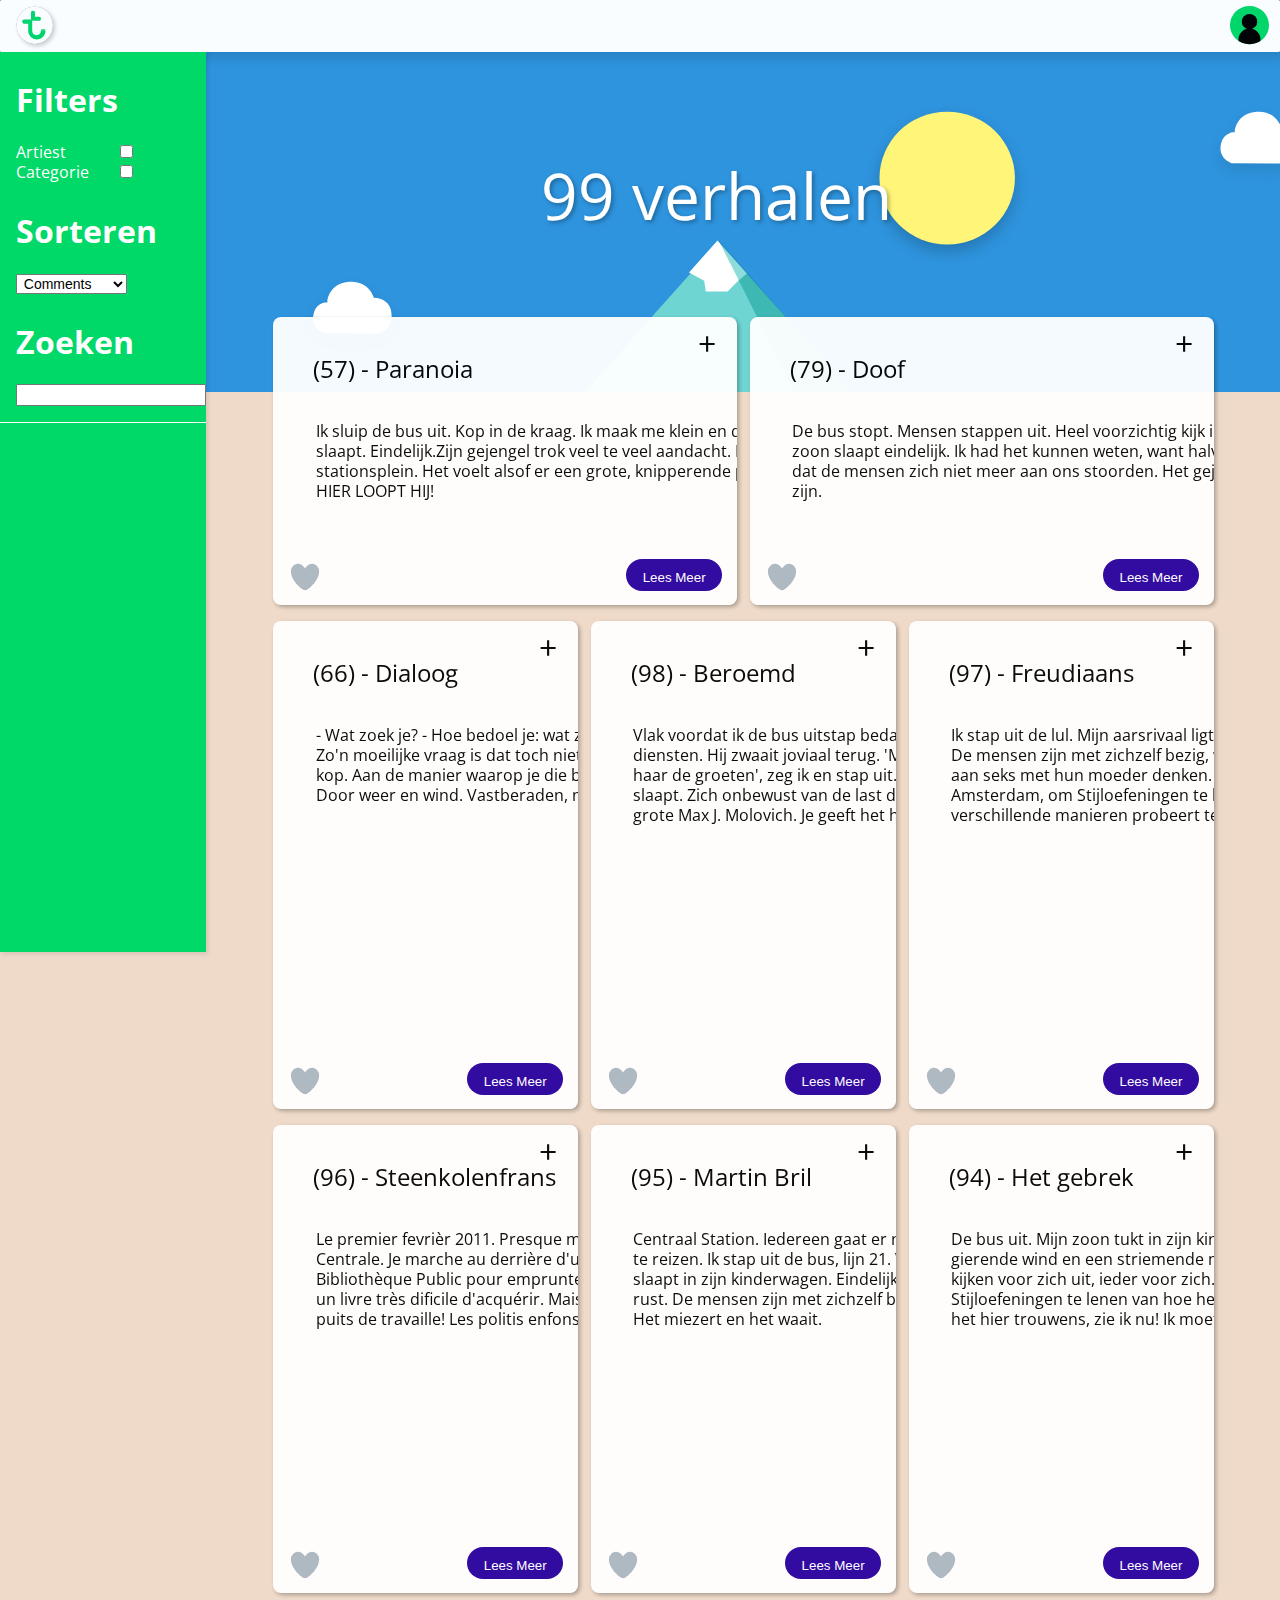
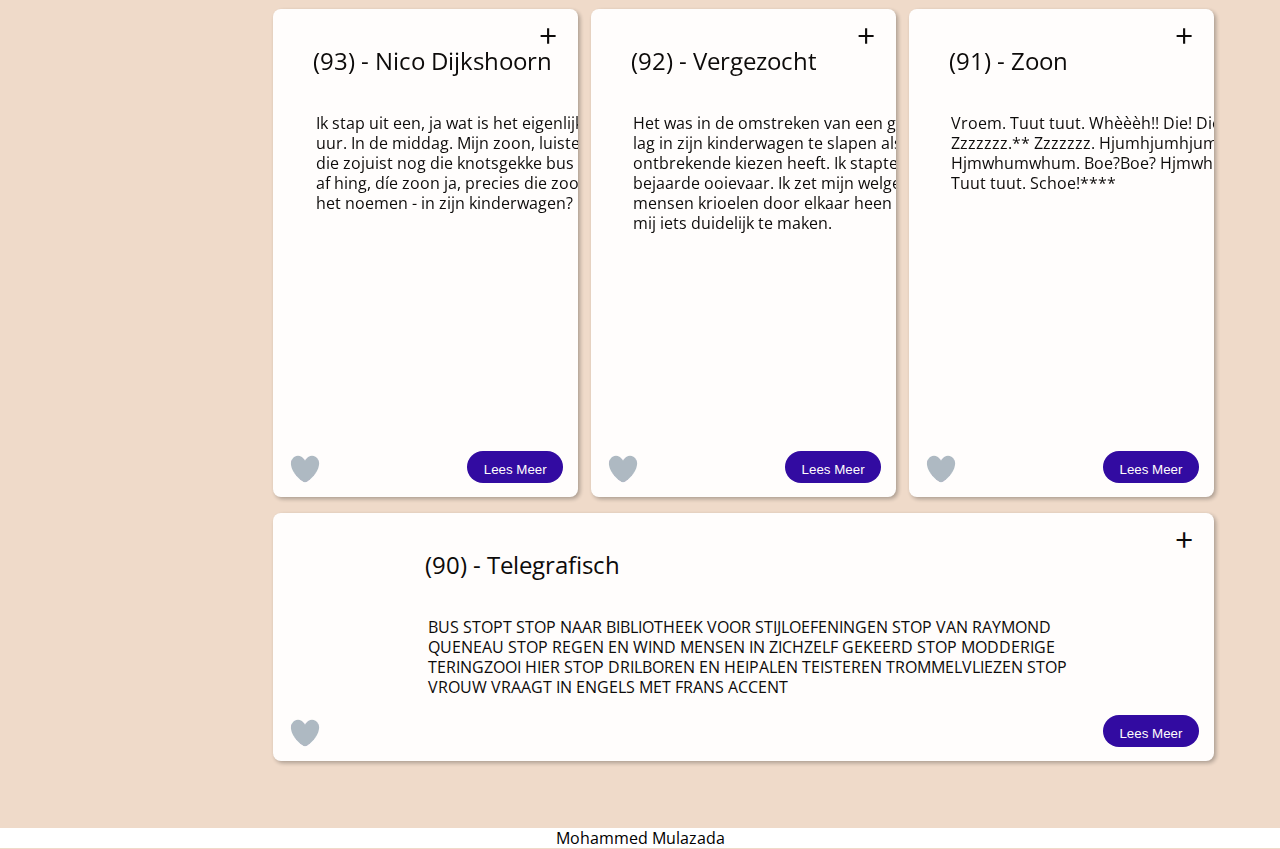
<file: index.html>
<!DOCTYPE html>
<html lang="en">
   <head>
      <meta charset="UTF-8">
      <title>Transavia</title>
      <link href="/css/styles.css" media="screen" rel="stylesheet" title="no title">
      <link href="https://fonts.googleapis.com/css?family=Open+Sans" rel="stylesheet">
      <meta content="width=device-width, initial-scale=1.0" name="viewport">
   </head>
   <body>
      <header>
         <a href="index.html">
         <img alt="" class="logo" src="/img/logotransavia.svg">
         </a>
         <nav>
            <img alt="" class="label" src="/img/label.png">
         </nav>
         <a href="/inlog.html">
         <img alt="" class="logo2" src="/img/aanmeld2.svg">
         </a>
      </header>
      <figure>
         <h1>99 verhalen</h1>
        </figure>
      <aside>
         <form>
            <fieldset>
               <h3>Filters</h3>
               <label>
               <span>Artiest</span>
               <input name="name" type="checkbox" value="">
               </label>
               <label>
               <span>Categorie</span>
               <input name="name" type="checkbox" value="">
               </label>
               <h3>Sorteren</h3>
               <select>
                  <optgroup label="Sorteren">
                     <option>
                        Comments
                     </option>
                     <option>
                        Populariteit
                     </option>
                  </optgroup>
               </select>
               <h3>Zoeken</h3>
               <input name="name" type="search" value="">
            </fieldset>
         </form>
      </aside>
      <section>
         <h4>Filter</h4>
         <span>+</span>
         <section class="filter">
            <h3>Filteren</h3>
            <ul>
               <li>
                  <label>
                  <span>Artiest</span>
                  </label>
                  <input name="name" type="checkbox" value="">
               </li>
               <li>
                  <label>
                  <span>Genre</span>
                  </label>
                  <input name="name" type="checkbox" value="">
               </li>
               <li>
                  <label>
                  <span>Zoeken</span>
                  </label>
                  <input name="name" type="search" value="">
               </li>
            </ul>
            <h4>Sorteren</h4>
            <aside>
               <ul>
                  <li>
                     <label>
                     <span></span>
                     </label>
                     <select>
                        <option value="option">
                           Comments
                        </option>
                        <option value="option">
                           Favorieten
                        </option>
                     </select>
                  </li>
               </ul>
            </aside>
         </section>
      </section>
      <section>
         <ul>
            <li>
               <section class="paranoia">
                  <span>+</span>
                  <h2>(57) - Paranoia</h2>
                  <p>Ik sluip de bus uit. Kop in de kraag. Ik maak me klein en duw m'n zoon vooruit. Hij slaapt. Eindelijk.Zijn gejengel trok veel te veel aandacht. De mensen lopen over het stationsplein. Het voelt alsof er een grote, knipperende pijl
                     boven m'n hoofd hangt: HIER LOOPT HIJ!
                  </p>
                  <button name="button" type="button">
                  <a href="paranoia.html">Lees Meer</a>
                  </button>
                  <div class="heart
                     "></div>
                  <!-- <img alt="" src="/img/empty.png"> -->
               </section>
            </li>
            <li>
               <section class="doof">
                  <span>+</span>
                  <h2>(79) - Doof</h2>
                  <p>De bus stopt. Mensen stappen uit. Heel voorzichtig kijk ik in de kinderwagen. Mijn zoon slaapt eindelijk. Ik had het kunnen weten, want halverwege de busreis merkte ik dat de mensen zich niet meer aan ons stoorden. Het gejank zou toen
                     wel gestopt zijn.
                  </p>
                  <button name="button" type="button">
                  <a href="doof.html">Lees Meer</a>
                  </button>
                  <div class="heart"></div>
                  <!-- <img alt="" src="/img/empty.png"> -->
               </section>
            </li>
            <li>
               <section class="dialoog">
                  <span class="plusje">+</span>
                  <h2>(66) - Dialoog</h2>
                  <p>- Wat zoek je? - Hoe bedoel je: wat zoek je? - Nou gewoon, hoe ik het zeg: wat zoek je? Zo'n moeilijke vraag is dat toch niet? - Hoe weet je dat ik wat zoek? - Ik zie het aan je kop. Aan de manier waarop je die bus uitstapte en die
                     kinderwagen voortduwde. Door weer en wind. Vastberaden, maar toch vol twijfel.
                  </p>
                  <button name="button" type="button">
                  <a href="dialoog.html">Lees Meer</a>
                  </button>
                  <div class="heart"></div>
                  <!-- <img alt="" src="/img/empty.png"> -->
               </section>
            </li>
            <li>
               <section>
                  <span class="plusje">+</span>
                  <h2>(98) - Beroemd</h2>
                  <p>Vlak voordat ik de bus uitstap bedank ik de buschauffeur via de spiegel voor zijn diensten. Hij zwaait joviaal terug. 'Mijn vrouw is een groot fan van u', roept hij. 'Doe haar de groeten', zeg ik en stap uit. Centraal Station. Ik duw
                     mijn zoon voort. Hij slaapt. Zich onbewust van de last die er op zijn schouders rust. Zoon zijn van de grote Max J. Molovich. Je geeft het hem te doen.
                  </p>
                  <button name="button" type="button">
                  <a href="index.html">Lees Meer</a>
                  </button>
                  <div class="heart"></div>
                  <!-- <img alt="" src="/img/empty.png"> -->
               </section>
            </li>
            <li>
               <section>
                  <span class="plusje">+</span>
                  <h2>(97) - Freudiaans</h2>
                  <p>Ik stap uit de lul. Mijn aarsrivaal ligt te slapen in zijn kinderwagen. Wat een kutweer. De mensen zijn met zichzelf bezig, wat er hoogstwaarschijnlijk op neerkomt dat ze aan seks met hun moeder denken. Ik ben op weg naar de Openaarse
                     Bilbiotheek van Amsterdam, om Stijloefeningen te lenen, een boek waarin Raymond Queneau op 99 verschillende manieren probeert te vertellen dat hij homoseksueel is.
                  </p>
                  <button name="button" type="button">
                  <a href="index.html">Lees Meer</a>
                  </button>
                  <div class="heart"></div>
                  <!-- <img alt="" src="/img/empty.png"> -->
               </section>
            </li>
            <li>
               <section>
                  <span class="plusje">+</span>
                  <h2>(96) - Steenkolenfrans</h2>
                  <p>Le premier fevrièr 2011. Presque midi. Le bus s'arrête. Ligne 21. Place de Gare Centrale. Je marche au derrière d'un poussette. Mon fils dort. Je suis en route au Bibliothèque Public pour emprunteur Exercices de Style de Raymond Queneau.
                     C'est un livre très dificile d'acquérir. Mais zut alors, quelle ravage ici! Il y a beaucoup de puits de travaille! Les politis enfonsent, les foret forent. Devant le bibliothèque.
                  </p>
                  <button name="button" type="button">
                  <a href="index.html">Lees Meer</a>
                  </button>
                  <div class="heart"></div>
                  <!-- <img alt="" src="/img/empty.png"> -->
               </section>
            </li>
            <li>
               <section>
                  <span class="plusje">+</span>
                  <h2>(95) - Martin Bril</h2>
                  <p>Centraal Station. Iedereen gaat er naartoe, niemand moet er zijn. Behalve om verder te reizen. Ik stap uit de bus, lijn 21. Van Geuzenveld naar Centraal Station. Mijn zoon slaapt in zijn kinderwagen. Eindelijk. Het is druk op het plein,
                     en toch heerst er een rust. De mensen zijn met zichzelf bezig. Kop in de kraag, ogen op de eigen voeten. Het miezert en het waait.
                  </p>
                  <button name="button" type="button">
                  <a href="index.html">Lees Meer</a>
                  </button>
                  <div class="heart"></div>
                  <!-- <img alt="" src="/img/empty.png"> -->
               </section>
            </li>
            <li>
               <section>
                  <span class="plusje">+</span>
                  <h2>(94) - Het gebrek</h2>
                  <p>De bus uit. Mijn zoon tukt in zijn kinderkoets. Eindelijk. Ik loop over het plein. Een gierende wind en een striemende miezerregen geselen mijn gezicht. De mensen kijken voor zich uit, ieder voor zich. Ik ben op weg richting de bibliotheek
                     om Stijloefeningen te lenen van hoe heet die schijver, iets met een Q. Welk een bende is het hier trouwens, zie ik nu! Ik moet verder over een stuk loophout.
                  </p>
                  <button name="button" type="button">
                  <a href="index.html">Lees Meer</a>
                  </button>
                  <div class="heart"></div>
                  <!-- <img alt="" src="/img/empty.png"> -->
               </section>
            </li>
            <li>
               <section>
                  <span class="plusje">+</span>
                  <h2>(93) - Nico Dijkshoorn</h2>
                  <p>Ik stap uit een, ja wat is het eigenlijk?, een bus. Lijn 21? Zou zomaar kunnen. Twaalf uur. In de middag. Mijn zoon, luistert u mee?, mijn grandioze zoon, diezelfde zoon die zojuist nog die knotsgekke bus bij elkaar zat te janken alsof,
                     alsof zijn leven ervan af hing, díe zoon ja, precies die zoon… die slaapt nu als een roos in zijn, hoe zou ik het noemen - in zijn kinderwagen? Lijkt er wel op.
                  </p>
                  <button name="button" type="button">
                  <a href="index.html">Lees Meer</a>
                  </button>
                  <div class="heart"></div>
                  <!-- <img alt="" src="/img/empty.png"> -->
               </section>
            </li>
            <li>
               <section>
                  <span class="plusje">+</span>
                  <h2>(92) - Vergezocht</h2>
                  <p>Het was in de omstreken van een gure februaridag rond het middaguur. Mijn zoon lag in zijn kinderwagen te slapen als een oude jamaicaan die teveel Rum achter de ontbrekende kiezen heeft. Ik stapte het gemeenteblik uit met de stramheid
                     van een bejaarde ooievaar. Ik zet mijn welgevormde voet richting het stationsplein. De mensen krioelen door elkaar heen als een sprinkhanenplaag, door God gestuurd om mij iets duidelijk te maken.
                  </p>
                  <button name="button" type="button">
                  <a href="index.html">Lees Meer</a>
                  </button>
                  <div class="heart"></div>
                  <!-- <img alt="" src="/img/empty.png"> -->
               </section>
            </li>
            <li>
               <section>
                  <span class="plusje">+</span>
                  <h2>(91) - Zoon</h2>
                  <p>Vroem. Tuut tuut. Whèèèh!! Die! Die! Whèèèh! Die! Die! Hjumhjumhjum. Zzzzzzzzzz.* Zzzzzzz.** Zzzzzzz. Hjumhjumhjum. Zzzzzzz. Grumbl. Huh? Whèèèh. Die! Die! Papa? Hjmwhumwhum. Boe?Boe? Hjmwhumwhum. Whèèèh!!! Die!*** Zjjoemmm. Vroem.
                     Tuut tuut. Schoe!****
                  </p>
                  <button name="button" type="button">
                  <a href="index.html">Lees Meer</a>
                  </button>
                  <div class="heart"></div>
                  <!-- <img alt="" src="/img/empty.png"> -->
               </section>
            </li>
            <li>
               <section>
                  <span class="plusje">+</span>
                  <h2>(90) - Telegrafisch</h2>
                  <p>BUS STOPT STOP NAAR BIBLIOTHEEK VOOR STIJLOEFENINGEN STOP VAN RAYMOND QUENEAU STOP REGEN EN WIND MENSEN IN ZICHZELF GEKEERD STOP MODDERIGE TERINGZOOI HIER STOP DRILBOREN EN HEIPALEN TEISTEREN TROMMELVLIEZEN STOP VROUW VRAAGT IN ENGELS
                     MET FRANS ACCENT
                  </p>
                  <button name="button" type="button">
                  <a href="index.html">Lees Meer</a>
                  </button>
                  <div class="heart"></div>
                  <!-- <img alt="" src="/img/empty.png"> -->
               </section>
            </li>
         </ul>
      </section>
      <footer>
         <p>Mohammed Mulazada</p>
      </footer>
      <script src="/js/script.js"></script>
   </body>
</html>
</file>
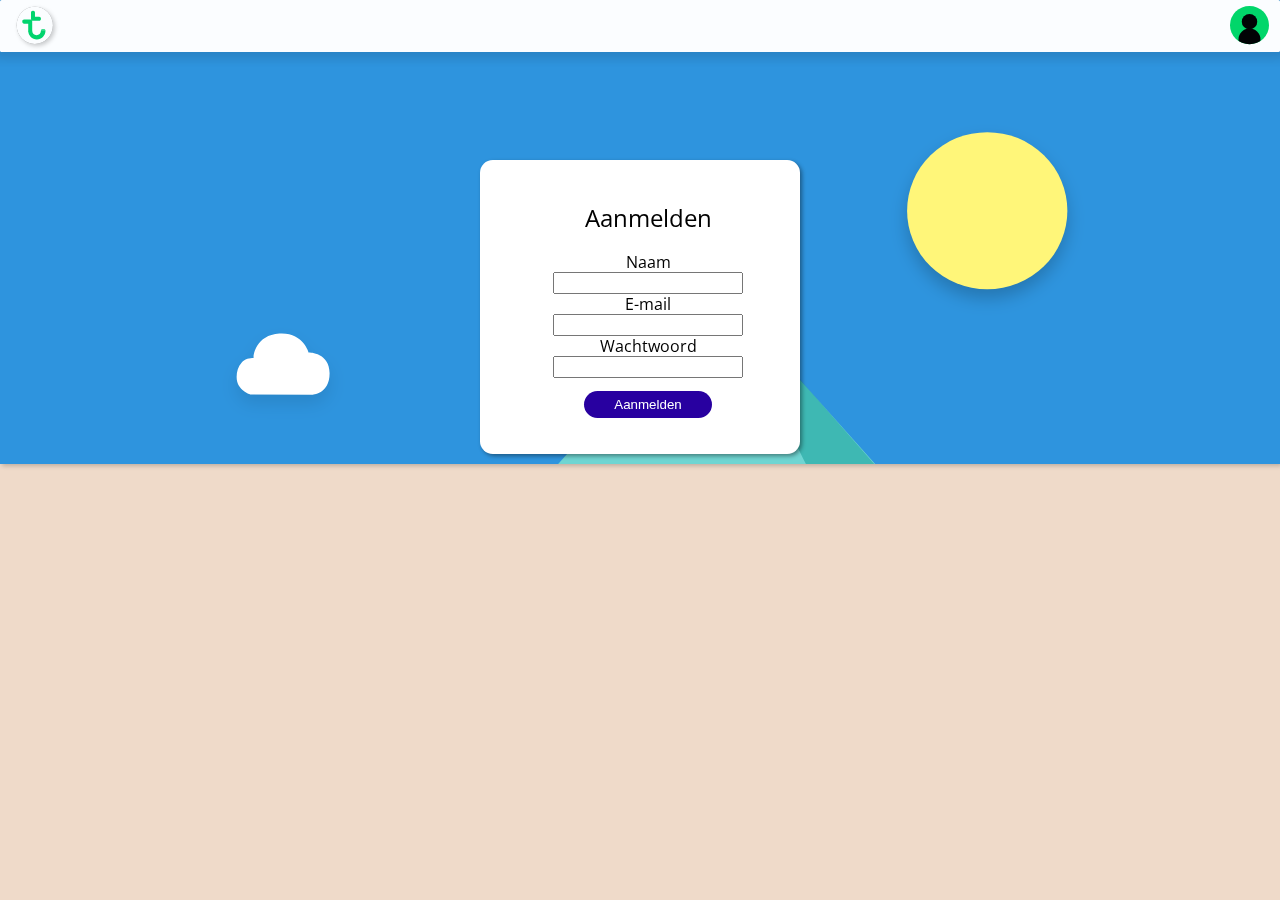
<file: aanmelden.html>
<!DOCTYPE html>
<html lang="en">

<head>
    <meta charset="UTF-8">
    <meta name="viewport" content="width=device-width, initial-scale=1.0">
    <meta http-equiv="X-UA-Compatible" content="ie=edge">
    <link rel="stylesheet" href="/css/styles.css" media="screen" title="no title">
    <link href="https://fonts.googleapis.com/css?family=Open+Sans" rel="stylesheet">
    <title>Transavia</title>
</head>

<body>
    <header>
        <a href="/index.html"><img src="/img/logotransavia.svg" alt="" /></a>

        <nav>
            <!-- <ul>
              <li><a href="#">Overzicht</a></li>
              <li><a href="#">Contact</a></li>
          </ul> -->
        </nav>
        <a href="/aanmelden.html"><img src="/img/aanmeld2.svg" alt="" /></a>

    </header>
    <main>


    <form class="form" action="index.html">
        <fieldset>
            <legend>Aanmelden</legend>
            <label for="text">Naam</label>
            <input type="text" name="name" value="" required>
            <label for="email">E-mail</label>
            <input type="email" name="email" value="" required>
            <label for="text">Wachtwoord</label>
            <input type="password" name="name" value="" required>
<input type="submit" name="name" value="Aanmelden">
        </fieldset>
  <!-- <button type="button" name="button"><a href="index.html">Aanmelden</a></button> -->
    </form>
      </main>
</body>

</html>
</file>
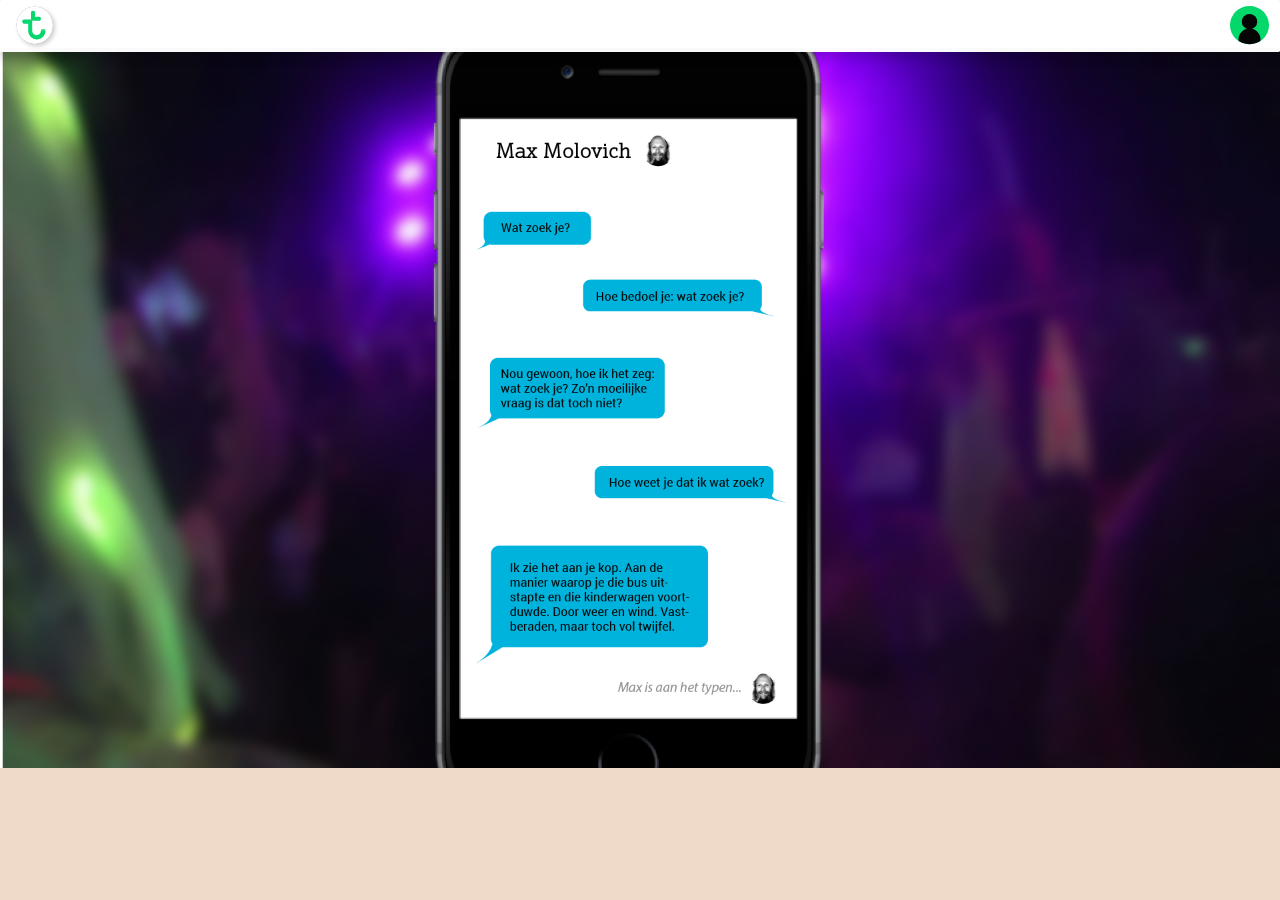
<file: dialoog.html>
<!DOCTYPE html>
<html lang="en">
<head>
  <meta charset="UTF-8">
  <meta name="viewport" content="width=device-width, initial-scale=1.0">
  <meta http-equiv="X-UA-Compatible" content="ie=edge">
  <title>Dialoog</title>
  <link rel="stylesheet" href="/css/styles.css" media="screen" title="no title">
  <link href="https://fonts.googleapis.com/css?family=Open+Sans" rel="stylesheet">
</head>
<body>
  <header>
      <a href="index.html"><img class="logo" src="/img/logotransavia.svg" alt="" /></a>

      <nav>
      </nav>
      <a href="/aanmelden.html"><img class="logo2" src="/img/aanmeld2.svg" alt="" /></a>
  </header>
  <div class="article">
<img src="img/dd1.png" alt="mobile">
<img src="img/dd2.png" alt="tablet">
<img src="img/dd3.png" alt="pc">
</div>
</body>
</html>
</file>
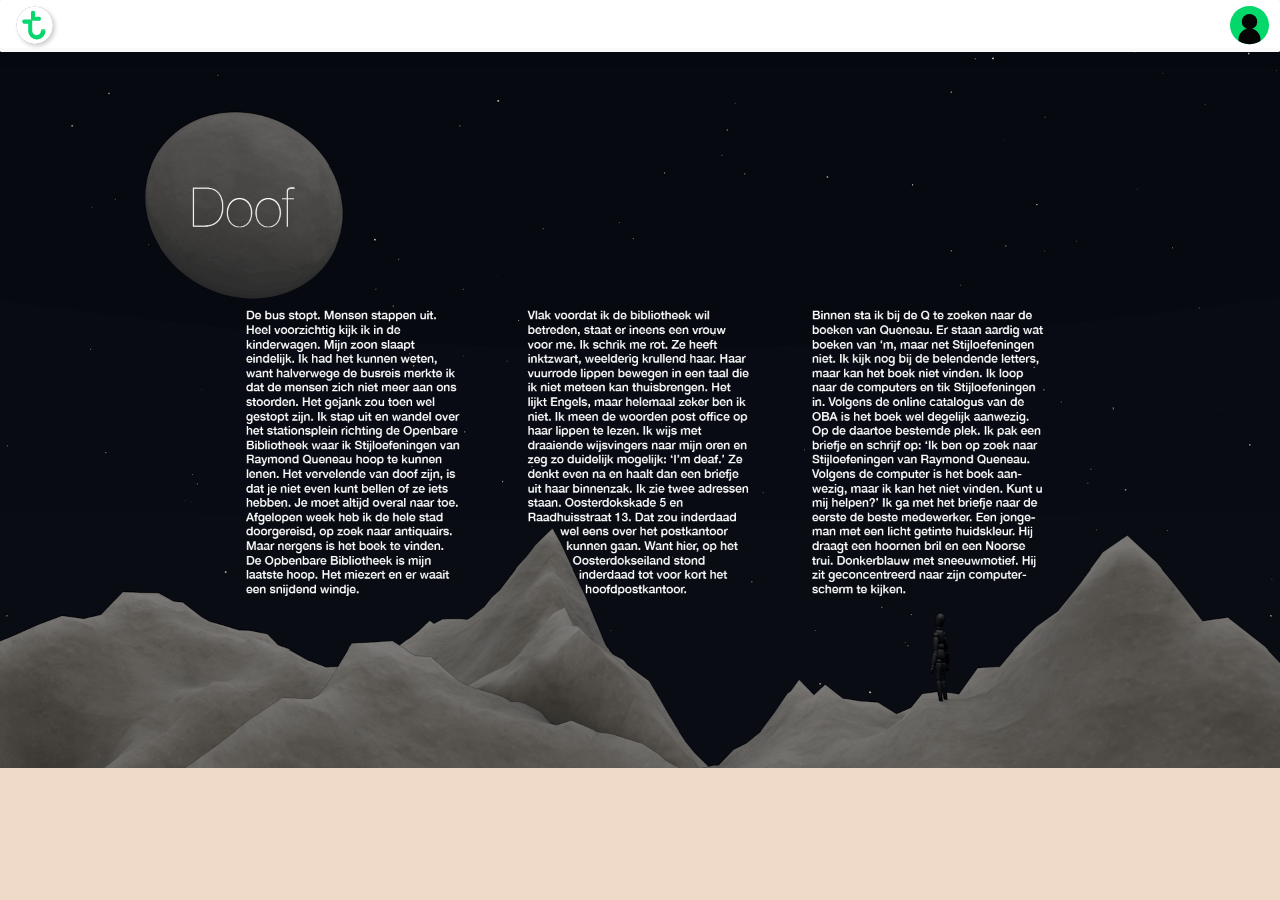
<file: doof.html>
<!DOCTYPE html>
<html lang="en">
<head>
  <meta charset="UTF-8">
  <meta name="viewport" content="width=device-width, initial-scale=1.0">
  <meta http-equiv="X-UA-Compatible" content="ie=edge">
  <title>Doof</title>
  <link rel="stylesheet" href="/css/styles.css" media="screen" title="no title">
  <link href="https://fonts.googleapis.com/css?family=Open+Sans" rel="stylesheet">
</head>
<body>
  <header>
      <a href="index.html"><img class="logo" src="/img/logotransavia.svg" alt="" /></a>

      <nav>
      </nav>
      <a href="/aanmelden.html"><img class="logo2" src="/img/aanmeld2.svg" alt="" /></a>
  </header>
  <div class="article">
<img src="img/e1.png" alt="mobile">
<img src="img/e2.png" alt="tablet">
<img src="img/e3.png" alt="pc">
</div>
</body>
</html>
</file>
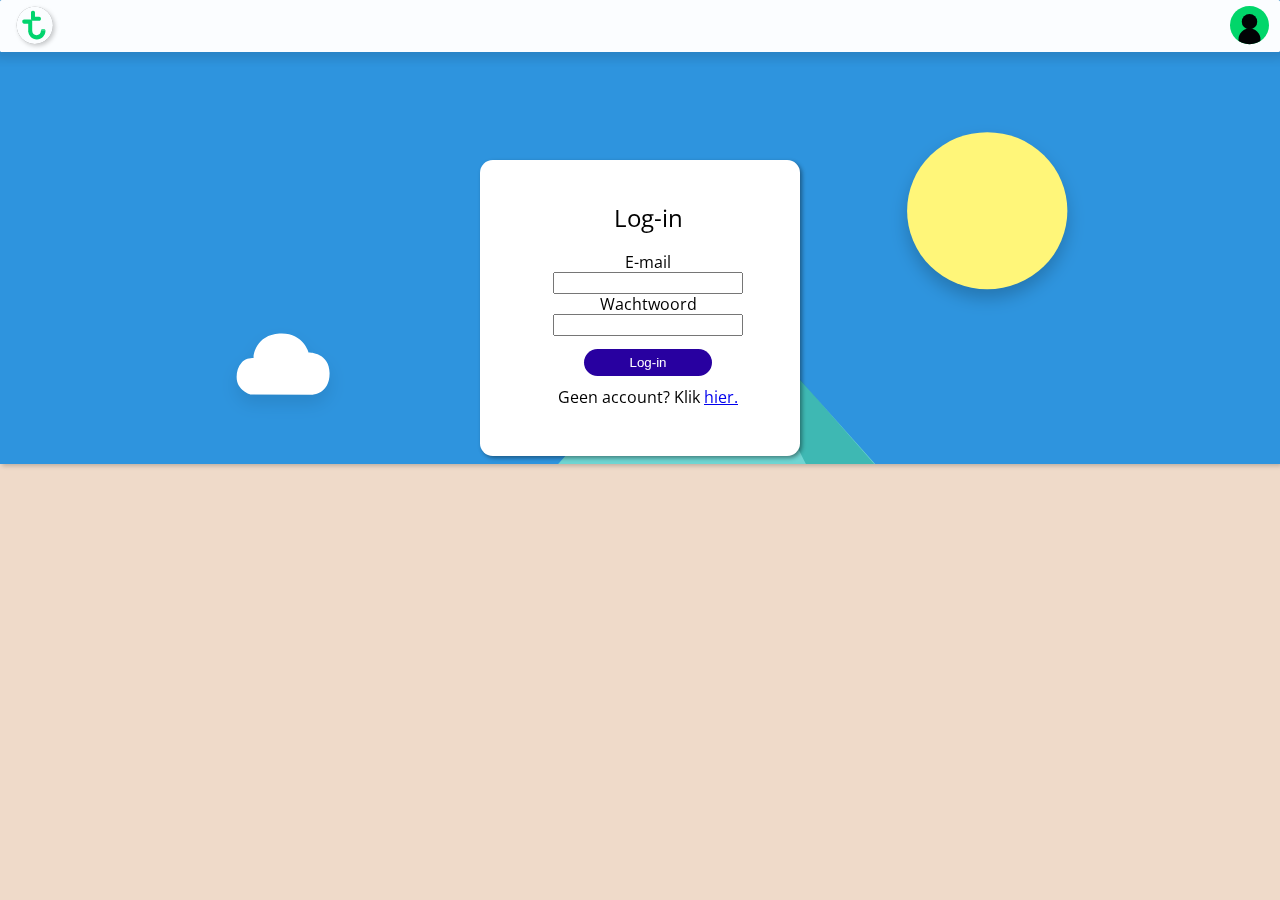
<file: inlog.html>
<!DOCTYPE html>
<html lang="en">
<head>
  <meta charset="UTF-8">
  <title>Transavia</title>
  <link rel="stylesheet" href="/css/styles.css" media="screen" title="no title">
  <link href="https://fonts.googleapis.com/css?family=Open+Sans" rel="stylesheet">
  <meta name="viewport" content="width=device-width, initial-scale=1.0">
</head>
<body>
  <header>
    <a href="index.html"><img class="logo" src="/img/logotransavia.svg" alt="" /></a>


    <a href="/aanmelden.html"><img class="logo2" src="/img/aanmeld2.svg" alt="" /></a>

  </header>

  <main>
    <form class="form" action="index.html">
      <fieldset>
        <legend>Log-in</legend>
        <label for="email">E-mail</label>
        <input type="email" name="@" required value="">
        <label for="text">Wachtwoord</label>
        <input type="password" name="name" value="" required>
        <input type="submit" name="name" value="Log-in">
        <p>
          Geen account? Klik <a href="aanmelden.html">hier.</a>
        </p>
      </fieldset>
    </form>
  </main>

  <script src="/js/script.js">
  </script>
</body>
</html>
</file>
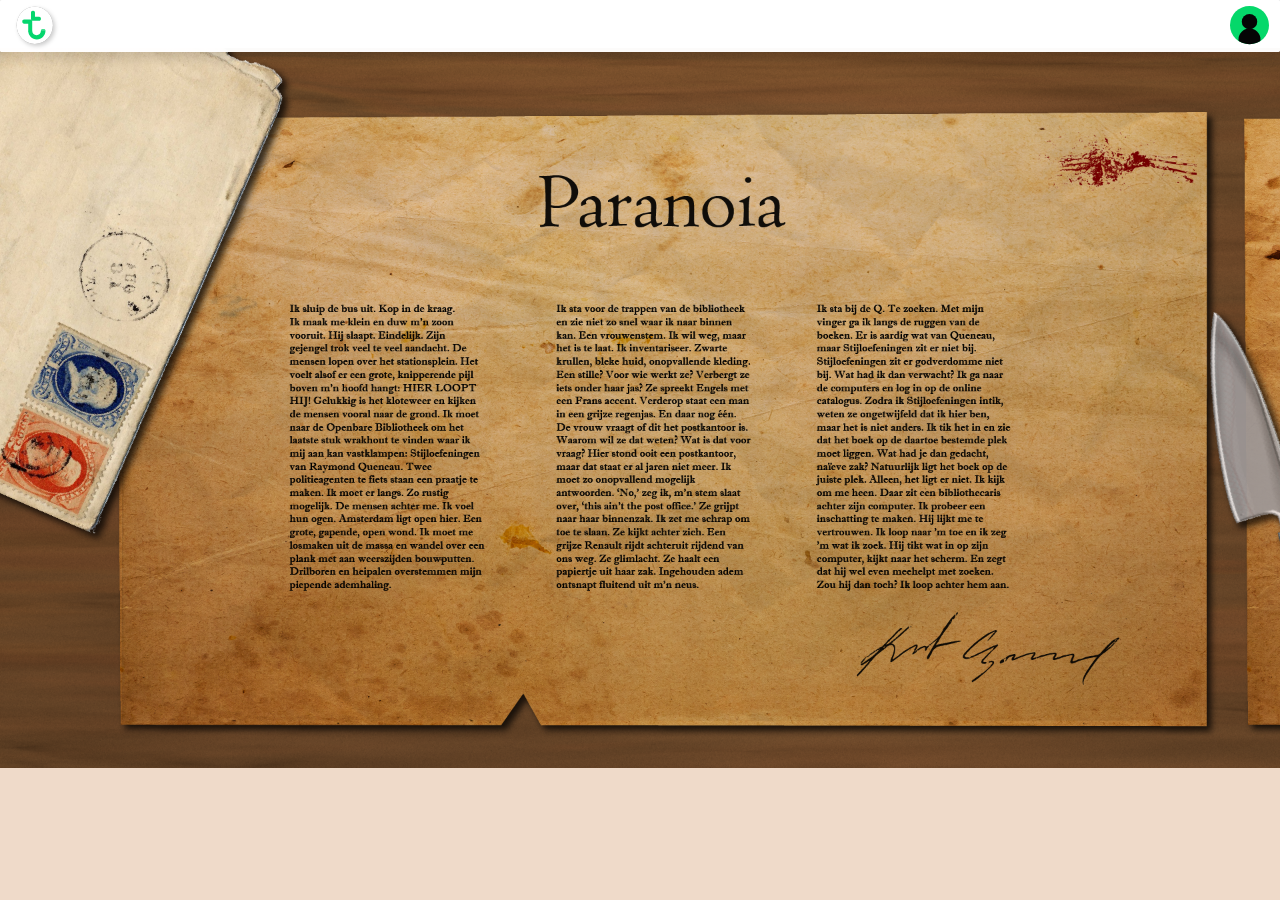
<file: paranoia.html>
<!DOCTYPE html>
<html lang="en">
<head>
  <meta charset="UTF-8">
  <meta name="viewport" content="width=device-width, initial-scale=1.0">
  <meta http-equiv="X-UA-Compatible" content="ie=edge">
  <title>Paranoia</title>
  <link rel="stylesheet" href="/css/styles.css" media="screen" title="no title">
  <link href="https://fonts.googleapis.com/css?family=Open+Sans" rel="stylesheet">
</head>
<body>
  <header>
      <a href="index.html"><img class="logo" src="/img/logotransavia.svg" alt="" /></a>

      <nav>
          <!-- <ul>
              <li><a href="#">Overzicht</a></li>
              <li><a href="#">Contact</a></li>
          </ul> -->
      </nav>
      <a href="/aanmelden.html"><img class="logo2" src="/img/aanmeld2.svg" alt="" /></a>
  </header>
  <div class="article">
<img src="img/p1.png" alt="mobile">
<img src="img/p2.png" alt="tablet">
<img src="img/p3.png" alt="pc">  
</div>
</body>
</html>
</file>
<file: css/styles.css>
html,body,div,span,applet,object,iframe,h1,h2,h3,h4,h5,h6,p,blockquote,pre,a,abbr,acronym,address,big,cite,code,del,dfn,em,img,ins,kbd,q,s,samp,small,strike,strong,sub,sup,tt,var,b,u,i,center,dl,dt,dd,ol,ul,li,fieldset,form,label,legend,table,caption,tbody,tfoot,thead,tr,th,td,article,aside,canvas,details,embed,figure,figcaption,footer,header,hgroup,menu,nav,output,ruby,section,summary,time,mark,audio,video
{
	border:0;
	font:inherit;
	font-size:100%;
	margin:0;
	padding:0;
	vertical-align:baseline;
}

article,aside,details,figcaption,figure,footer,header,hgroup,menu,nav,section
{
	display:block;
}

body
{
	background-color:#EFDAC9;
	/*background-color: rgba(239, 218, 201);*/
	font-family:'Open Sans', sans-serif;
	line-height:20px;
	/*padding-bottom:4em;*/
	transition: background-position 1s ease;
}

body.paranoia {
	background-color:#EFDAC9;
	background: url(/img/tafel.png) 0;
}

body.doof {
	background-color:#EFDAC9;
	background: url(/img/eenzaam.png) 0;
}

body.dialoog {
	background-color:#EFDAC9;
	background: url(/img/dialoog.jpg) 0;
	background-size: cover;
}

ol,ul
{
	list-style:none;
}

blockquote,q
{
	quotes:none;
}

blockquote:before,blockquote:after,q:before,q:after
{
	content:none;
}

table
{
	border-collapse:collapse;
	border-spacing:0;
}

body section {
position:relative;
top:.8em;
}

img[src*="/img/logotransavia.svg"] {
filter:drop-shadow(2px 2px 2px rgba(0,0,0,0.2));
margin:.1em 0 0 .5em;
position:absolute;
width:2.4rem;
top: .3em;
left: .5em;
cursor: pointer;
}

img[src*="/img/aanmeld2.svg"] {
margin:.1em 0 0 .5em;
position:absolute;
right:.7em;
top:.3em;
width:2.4rem;
cursor: pointer;
}

body>section:first-of-type {
background-color:#00D868;
height:3em;
margin:auto;
position:relative;
top:3.2em;
z-index:998;
/*display: flex;
justify-content:flex-end;
align-items: center;*/
}

body>section>span:first-of-type {
font-size: 3rem;
margin-right: 1.1rem;
color:#FFFFFF;
cursor:pointer;
position: absolute;
right: .20em;
bottom: 30%;
}

body>section>h4:first-of-type{
	text-align: center;
	padding-top: .7em;
padding-right: 2.2em;
}

.filter {
	background-color: #00D868;
	position: relative;
		/*text-align: center;*/
	font-size: 1em;
	width: 100%;
	padding-bottom: 1em;
	transition:all .5s ease;
	opacity: 0;
	z-index: 5;
	visibility: hidden;
top: 0;
}

figure {
	z-index: 0;
}

.geen-display {
display: block;
opacity: 100;
visibility: visible;
top: .7em;

}

/*.filter>h5 {
	display: block;
text-align: center;
padding-bottom: .2rem;
}*/

body section ul li section img {
	width: 2em;
	position: absolute;
	bottom: .5em;
	left: .5em;
	cursor: pointer;
	filter:drop-shadow(2px 2px 2px rgba(0,0,0,0.3));
}

body>section>h4 {
margin: 0 auto;
display: block;
padding-left: 2em;
font-size: 1.4em;
color: #FFFFFF;
}

figure {
background:url(/img/mountain_mobile2.svg);
background-position:bottom;
background-repeat:no-repeat;
background-size:cover;
height:6em;
position:relative;
top:3.25em;
width:100%;
}

figure h1 {
color:#FFF;
font-size:2em;
left:50%;
margin:0 -50% 0 0;
position:absolute;
top:50%;
transform:translate(-50%,-50%);
filter:drop-shadow(2px 2px 2px rgba(0,0,0,0.3));
}

header {
background-color:#FFF;
border-radius:.1em;
box-shadow:0 0 11px 7px rgba(0,0,0,0.12);
height:3.25em;
opacity:0.98;
position:fixed;
width:100%;
z-index:1000;
}

/*header.doof {
background: url("/img/eenzaam.png")
}*/

nav {
margin-right:1.5em;
margin-top:1em;
text-align:center;
}

nav ul li {
display:inline-block;
margin:0 auto;
padding-left:5em;
float: left;
}

nav ul li a {
color:#00D868;
font-size:1.3em;
text-decoration:none;
}

nav ul li a:hover {
text-decoration:underline;
}

section ul li section {
background-color:#FFF;
border-radius:.5em;
display:flex;
filter:drop-shadow(2px 2px 2px rgba(0,0,0,0.2));
flex-flow:column;
flex-wrap:wrap;
margin:1em 1em .0em;
overflow:hidden;
padding:1em;
top: 2.5em;
}

section ul li section button {
/*background-color:#4286f4;*/
background-color:#2800a0;
border:none;
border-radius:2em;
display:block;
height:2rem;
margin:.1em;
position:absolute;
right:1em;
bottom:.9em;
text-decoration:none;
width:6rem;
padding:0em;
cursor: pointer;
}

section ul li section button:hover {
	background-color:#1400a0;

}

body section ul li section button a {
display: block;
height: 100%;
line-height:2.9em;
	color: #FFFFFF;
	text-decoration: none;
cursor: pointer;
}

section ul li section h2 {
display:block;
font-size:1.5em;
line-height:1em;
margin:0 auto;
padding-left:1em;
width:100%;
}

section ul li section p {
display:block;
font-size:1em;
margin:0 auto;
padding:1em 1em 1em 1.6em;
}

select,textarea,input[type=text],input[type=password],input[type=datetime],input[type=datetime-local],input[type=date],input[type=month],input[type=time],input[type=week],input[type=number],input[type=email],input[type=url],input[type=search],input[type=tel],input[type=color] {
font-size:14px;
padding-left:.2em;
}

body > footer {
	z-index: 1000;
	background-color: white;
	position: relative;
	bottom: -5em;
	width: 100%;
	display: block;
}

body > footer > p {
margin: 0 auto;
text-align: center;
}

/*
progress:not([value]){
width: 100%;
margin: 0 auto;
background-color: green;
position: relative;
padding-top: 1em;
top: .7em;
}*/


body section ul li section span {
	font-size: 2em;
	position: absolute;
	right: .6em;
	top:.5em;
	cursor: pointer;
}

main {
background-image: url(/img/mountain_mobile2.svg);
background-repeat: no-repeat;
background-size: cover;
background-position: bottom;
height: 14em;
padding-top: 10em;
padding-bottom: 5em;
filter:drop-shadow(2px 2px 2px rgba(0,0,0,0.2));
}

input[type=submit] {
	background-color:#2800a0;
	border:none;
	border-radius:2em;
	text-decoration: none;
position: relative;
height: 2em;
top:1em;
width: 8rem;
color: white;
-webkit-appearance: none;
}

.form {
	text-align: center;
	padding-top: 5em;
	width: 100%;
	margin: 0 auto;
	padding-top:3em;
	padding-bottom: 2em;
	border-radius: .8em;
	filter:drop-shadow(2px 2px 2px rgba(0,0,0,0.4));
}

.form input{
	margin: 0 auto !important;
	display: block;

}
input[type=text]:valid,
input[type=url]:valid,
input[type=tel]:valid,
input[type=number]:valid,
input[type=email]:valid,input[type=color]:valid, input[type=password]:valid
 {
	border: solid 2px green;
}

legend {
	font-size: 1.5em;
	padding-bottom: 1em;
}

.form > fieldset > label {
color: black;
}

.form {
background-color: white;
width:20em;

}

body main form fieldset p {
	padding-top: 1.5em;
}

.filter>h3 {
	color: white;
	padding-left: 1.2em;
	margin-bottom: .3em;
	font-size: 1.5em;
}

.filter>h4 {
	color: white;
	padding-left: 1.2em;
	margin-bottom: .3em;
	font-size: 1.5em;
	position: absolute;
right: 0.5em;
top: 0;
padding-right: 1em;
}

.filter>aside {
position: absolute;
right: 2em;
top: 1.5em;

}

.filter>aside>ul>li>label>span {
display: inline-block;
position: absolute;
left: -4em;
}

.label {
	width: 2em;
	position: absolute;
	right: 6em;
	top: -4em;
	transition: all 1s;
}

.label.open {
	top: 0em;;
}


.heart {

  width: 100px;
  height: 100px;
  position: absolute;
  left: 2em;
  bottom: -4.5em;
  transform: translate(-50%, -50%);
  background: url(/img/heart.png) no-repeat;
  background-position: 0 0;
  cursor: pointer;
}
.heart:hover {
	animation: fave-heart 1s steps(28);
  background-position: -2800px 0;
  transition: background 1s steps(28);
}
@keyframes fave-heart {
  0% {
    background-position: 0 0;
  }
  100% {
    background-position: -2800px 0;
  }
}

@media (min-width:0em) {
body>aside {
height:0;
opacity: 0;
}

body section ul li label span {
	padding-left: 2em;
    display: inline-block;
    min-width: 5em;
		color: white;
}

nav ul li a {
  font-size: 1em;
  transition: font-size .5s;
}

section ul li section {
-moz-transform:translateZ(0);
-ms-transform:translateZ(0);
-o-transform:translateZ(0);
-webkit-transform:translateZ(0);
margin-top: 1.2em;
padding:2em;
transform:translateZ(0);
transition:all .5s ease;
}

section ul li section h2 {
width:100% left-right: 2em;
}

section ul li section p {
margin:0 auto;
}


@media
(min-width:41.75em) {
body>aside {
-moz-transform:translateZ(0);
-ms-transform:translateZ(0);
-o-transform:translateZ(0);
-webkit-transform:translateZ(0);
background-color:#00D868;
display:inline-block;
filter:drop-shadow(2px 2px 2px rgba(0,0,0,0.1));
height:100vh;
opacity:0;
position:fixed;
top:3.25em;
transform:translateZ(0);
transition:all .5s;
z-index:2000;
visibility: hidden;
}

body form fieldset h3 {
    text-align: left;
    font-size: 2em;
    font-weight: bold;
    color: black;
    margin: 1.2em 1em 1em 0em;
    color: white;
    /*z-index: 1;*/
}

h3, label {
    /*padding-left:1em;*/
		color: white;
}

body form fieldset {
	padding-left: 1em;
	padding-bottom: 1em;
	border-bottom: solid 1px white;
}

body>aside form {
	opacity: 0;
	transition: all .9s;
}

body>section:first-of-type {
-moz-transform:translateZ(0);
-ms-transform:translateZ(0);
-o-transform:translateZ(0);
-webkit-transform:translateZ(0);
opacity:100;
transform:translateZ(0);
transition:all .3s;
}

nav ul li a {
  margin: 0 auto;
  float: left;
  position: relative;
  left: 0;
  font-size: 1.3em;
}

p {
max-width:40em;
}

section ul li section {
margin:1.2em 2.4em 0 2.7em;
padding:2em;
opacity: .95;
}

section ul li section h2 {
display:block;
font-size:1.5em;
line-height:1em;
margin:0 auto;
padding:1em;
width:26.5em;
}

section ul li section p {
margin:0 auto;
}
}

@media (min-width:64.06em) {
	body {
	/*padding-bottom:5em;*/
	}

body>aside {
	visibility: visible;
}

	body>aside form {
		opacity: 1;
		visibility: visible;
	}

	body > section {
	margin:0 auto;
	max-width:80em;
	padding-left:12.9em;
	}

	body>aside {
	opacity:100;
	width:12.9em;
	}

	body > figure {
		background-size: cover;
		background-position: 37% 0;

position: absolute;
	  top:0em;
	height: 24.5em;
	}

	body > figure >h1 {
		margin-left: 1.2em;
		font-size: 4em;
	}

	body>section:first-of-type {
	height:0;
	opacity:0;
	padding: 0;
	}

	section ul {
	display:flex;
	flex-grow:0;
	flex-wrap:wrap;
	justify-content:flex-start;
	margin:40px 60px;
	max-width:100%;
	padding-bottom: 13em;
	}

	section ul li {
	display:flex;
	flex-grow:1;
	width:50%;
	}

	section ul li section {
	background-color:#FFF;
	border-radius:.5em;
	display:flex;
	filter:drop-shadow(2px 2px 2px rgba(0,0,0,0.3));
	flex-direction:column;
	flex-flow:column;
	flex-wrap:wrap;
	margin:1em .4em .0em;
	padding:1em 1em 3em;
	width:100%;
	top: 15.5em;
	}

	section ul li section h2 {
	/*width:100%;*/
/*width: 89%;*/
	}

	section ul li section p {
	margin:0 auto;
	}

	section ul li:nth-child(-n+2) {
	width:50%;
	}

body form aside h3 {
    text-align: left;
    font-size: 2em;
    font-weight: bold;
    color: black;
    margin: 1.2em 1em 1em 0em;
    color: white;
    /*z-index: 1;*/
}

h3, label {
    /*padding-left:1em;*/
		color: white;
}

body form aside {
	padding-left: 1em;
}

span {
    display: inline-block;
    min-width: 6em;
}
body section ul li section span {
	font-size: 2em;
	position: absolute;
	right: .2em;
	top: .5em;
	min-width: 1em;
}

}

@media (min-width:74.06em) {

	section ul li {
	display:flex;
	flex-grow:1;
	width:33.33%;
	}

}

div img {
  text-align: center;
  height: 100%;
  width: 100%;
	padding-top: 3em;
/*margin-bottom: 4em;*/
background-color: white;
}

@media only screen and (min-width: 0em) {
.article img:nth-child(1) {
display: block;
}
.article img:nth-child(3) {
display: none;
}
.article img:nth-child(2) {
display: none;
}
}

@media only screen and (min-width: 40em) {
	.article img:nth-child(1) {
	display: none;
	}
	.article img:nth-child(3) {
	display: none;
	}
.article img:nth-child(2) {
display: block;
}
}
@media only screen and (min-width: 60em) {
	.article img:nth-child(1) {
	display: none;
	}
	.article img:nth-child(3) {
	display: block;
	}
.article img:nth-child(2) {
display: none;
}
}
</file>
